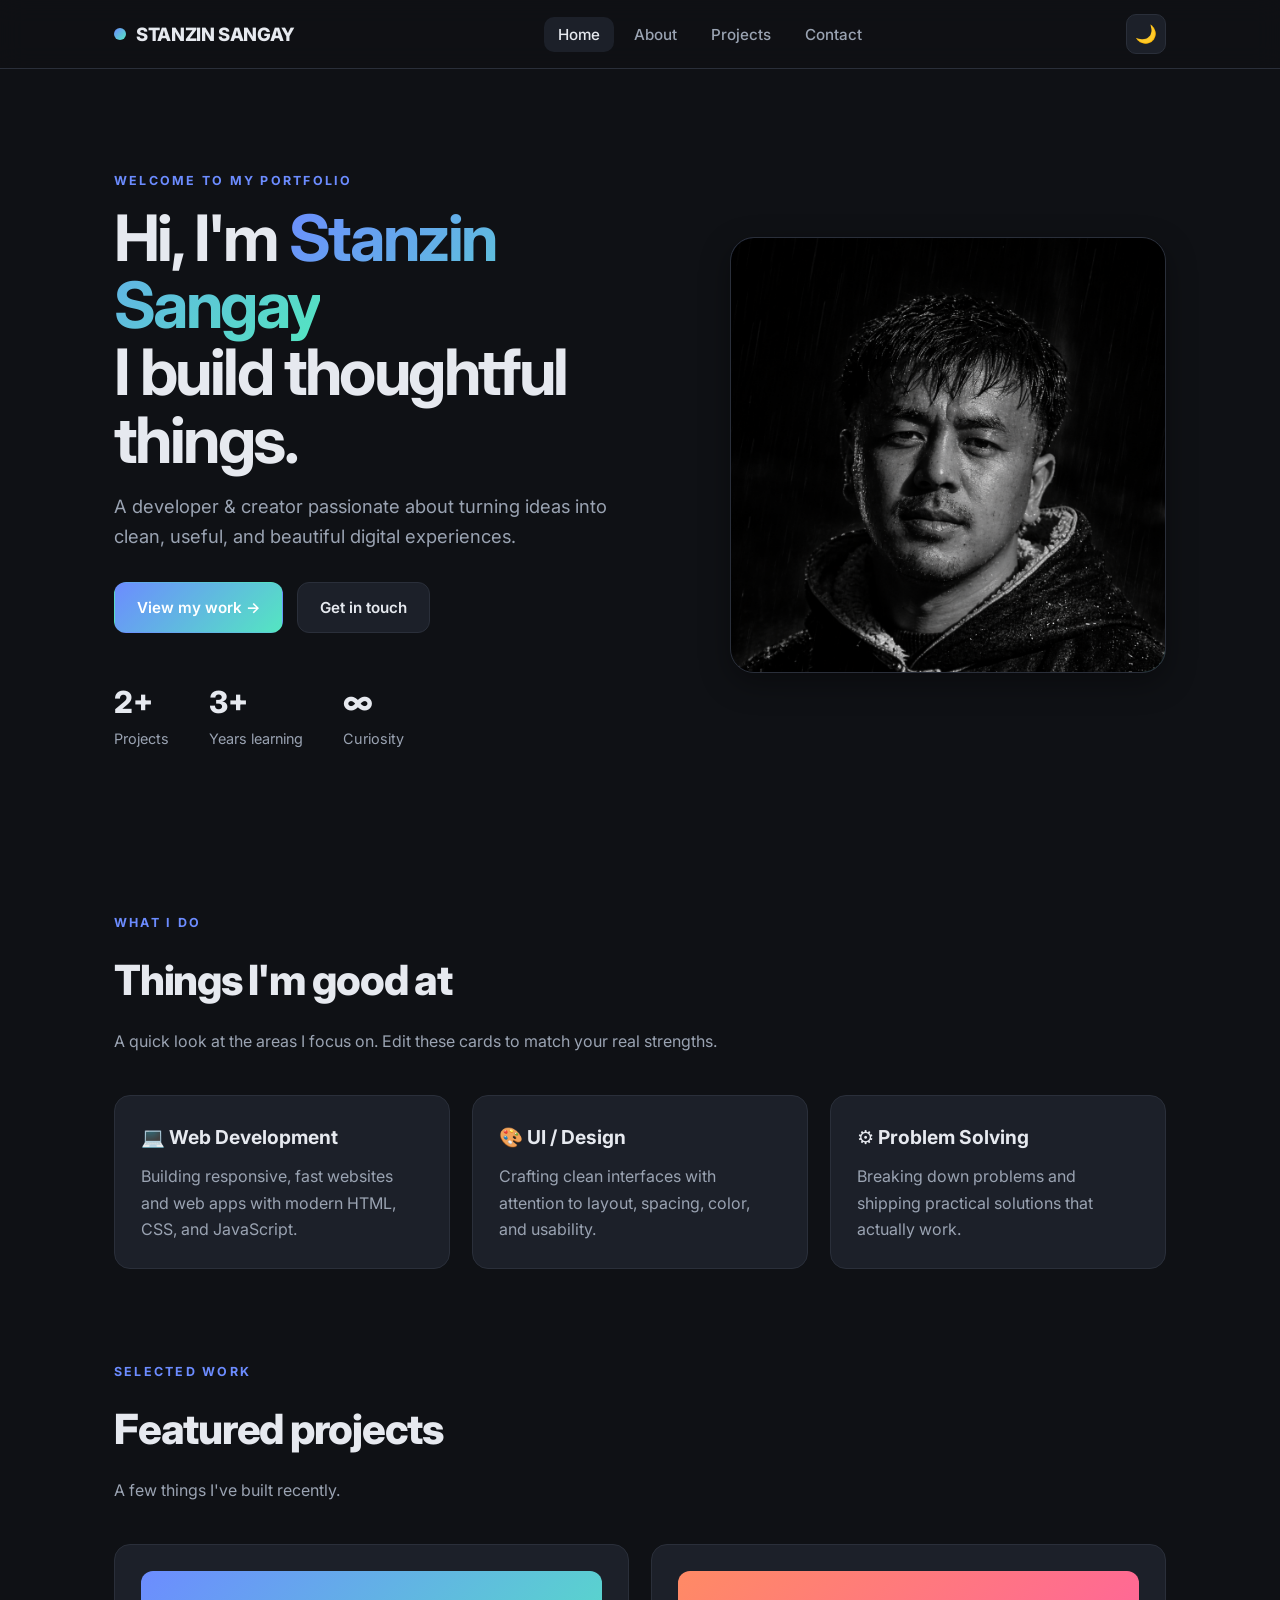
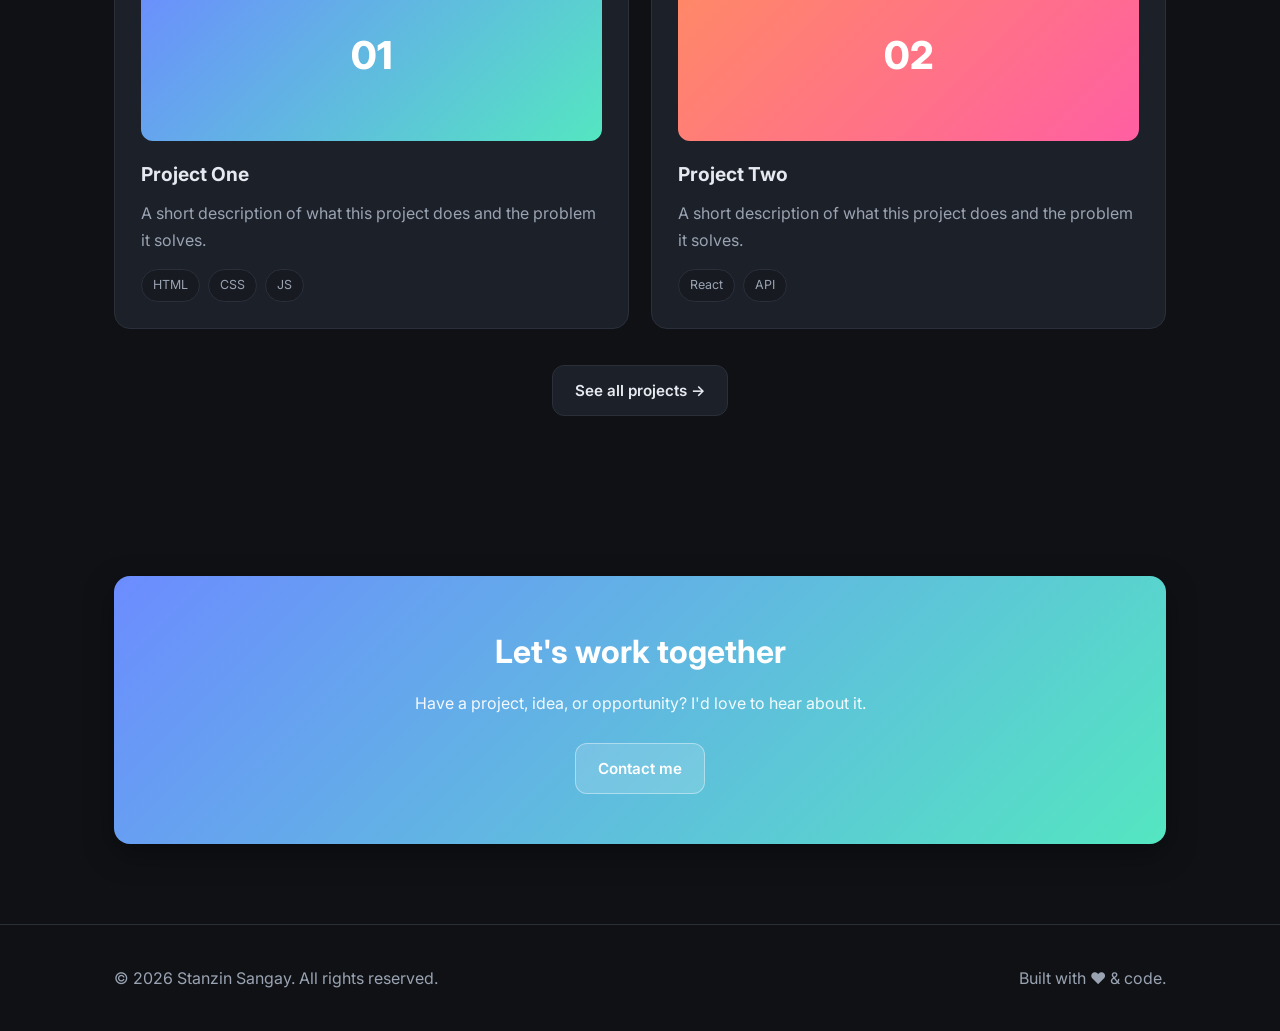
<file: index.html>
<!DOCTYPE html>
<html lang="en" data-theme="dark">
<head>
  <meta charset="UTF-8" />
  <meta name="viewport" content="width=device-width, initial-scale=1.0" />
  <title>Stanzin Sangay — Portfolio</title>
  <meta name="description" content="Portfolio of Stanzin Sangay — projects, skills, and work." />
  <link rel="preconnect" href="https://fonts.googleapis.com" />
  <link rel="preconnect" href="https://fonts.gstatic.com" crossorigin />
  <link href="https://fonts.googleapis.com/css2?family=Inter:wght@400;500;600;700;800&display=swap" rel="stylesheet" />
  <link rel="stylesheet" href="css/style.css" />
</head>
<body>
  <!-- Navbar -->
  <header class="nav">
    <div class="container nav-inner">
      <a href="index.html" class="brand"><span class="dot"></span> STANZIN SANGAY</a>
      <ul class="nav-links" id="navLinks">
        <li><a href="index.html">Home</a></li>
        <li><a href="about.html">About</a></li>
        <li><a href="projects.html">Projects</a></li>
        <li><a href="contact.html">Contact</a></li>
      </ul>
      <div class="nav-actions">
        <button class="theme-toggle" id="themeToggle" aria-label="Toggle theme">🌙</button>
        <button class="menu-btn" id="menuBtn" aria-label="Menu">☰</button>
      </div>
    </div>
  </header>

  <!-- Hero -->
  <section class="hero">
    <div class="container hero-grid">
      <div class="reveal">
        <p class="eyebrow">Welcome to my portfolio</p>
        <h1>Hi, I'm <span class="grad">Stanzin Sangay</span><br />I build thoughtful things.</h1>
        <p class="lead">A developer & creator passionate about turning ideas into clean, useful, and beautiful digital experiences.</p>
        <div class="hero-cta">
          <a href="projects.html" class="btn btn-primary">View my work →</a>
          <a href="contact.html" class="btn btn-ghost">Get in touch</a>
        </div>
        <div class="stats">
          <div class="stat"><div class="num">2+</div><div class="label">Projects</div></div>
          <div class="stat"><div class="num">3+</div><div class="label">Years learning</div></div>
          <div class="stat"><div class="num">∞</div><div class="label">Curiosity</div></div>
        </div>
      </div>
      <div class="reveal">
        <div class="avatar"><img src="assets/sangay.png" alt="Stanzin Sangay" /></div>
      </div>
    </div>
  </section>

  <!-- What I do -->
  <section>
    <div class="container">
      <p class="eyebrow reveal">What I do</p>
      <h2 class="section-title reveal">Things I'm good at</h2>
      <p class="section-sub reveal">A quick look at the areas I focus on. Edit these cards to match your real strengths.</p>
      <div class="grid grid-3">
        <div class="card reveal">
          <h3>💻 Web Development</h3>
          <p>Building responsive, fast websites and web apps with modern HTML, CSS, and JavaScript.</p>
        </div>
        <div class="card reveal">
          <h3>🎨 UI / Design</h3>
          <p>Crafting clean interfaces with attention to layout, spacing, color, and usability.</p>
        </div>
        <div class="card reveal">
          <h3>⚙️ Problem Solving</h3>
          <p>Breaking down problems and shipping practical solutions that actually work.</p>
        </div>
      </div>
    </div>
  </section>

  <!-- Featured projects -->
  <section style="padding-top:0;">
    <div class="container">
      <p class="eyebrow reveal">Selected work</p>
      <h2 class="section-title reveal">Featured projects</h2>
      <p class="section-sub reveal">A few things I've built recently.</p>
      <div class="grid grid-2">
        <article class="card reveal">
          <div class="project-thumb" style="background:linear-gradient(135deg,#6c8cff,#54e6c1);">01</div>
          <h3>Project One</h3>
          <p>A short description of what this project does and the problem it solves.</p>
          <div class="tags"><span class="tag">HTML</span><span class="tag">CSS</span><span class="tag">JS</span></div>
        </article>
        <article class="card reveal">
          <div class="project-thumb" style="background:linear-gradient(135deg,#ff8a65,#ff5fa2);">02</div>
          <h3>Project Two</h3>
          <p>A short description of what this project does and the problem it solves.</p>
          <div class="tags"><span class="tag">React</span><span class="tag">API</span></div>
        </article>
      </div>
      <div style="text-align:center;margin-top:36px;" class="reveal">
        <a href="projects.html" class="btn btn-ghost">See all projects →</a>
      </div>
    </div>
  </section>

  <!-- CTA -->
  <section>
    <div class="container">
      <div class="cta-band reveal">
        <h2>Let's work together</h2>
        <p>Have a project, idea, or opportunity? I'd love to hear about it.</p>
        <a href="contact.html" class="btn btn-ghost">Contact me</a>
      </div>
    </div>
  </section>

  <!-- Footer -->
  <footer class="footer">
    <div class="container footer-inner">
      <span>© <span id="year">2026</span> Stanzin Sangay. All rights reserved.</span>
      <span>Built with ❤️ &amp; code.</span>
    </div>
  </footer>

  <script src="js/main.js"></script>
</body>
</html>
</file>
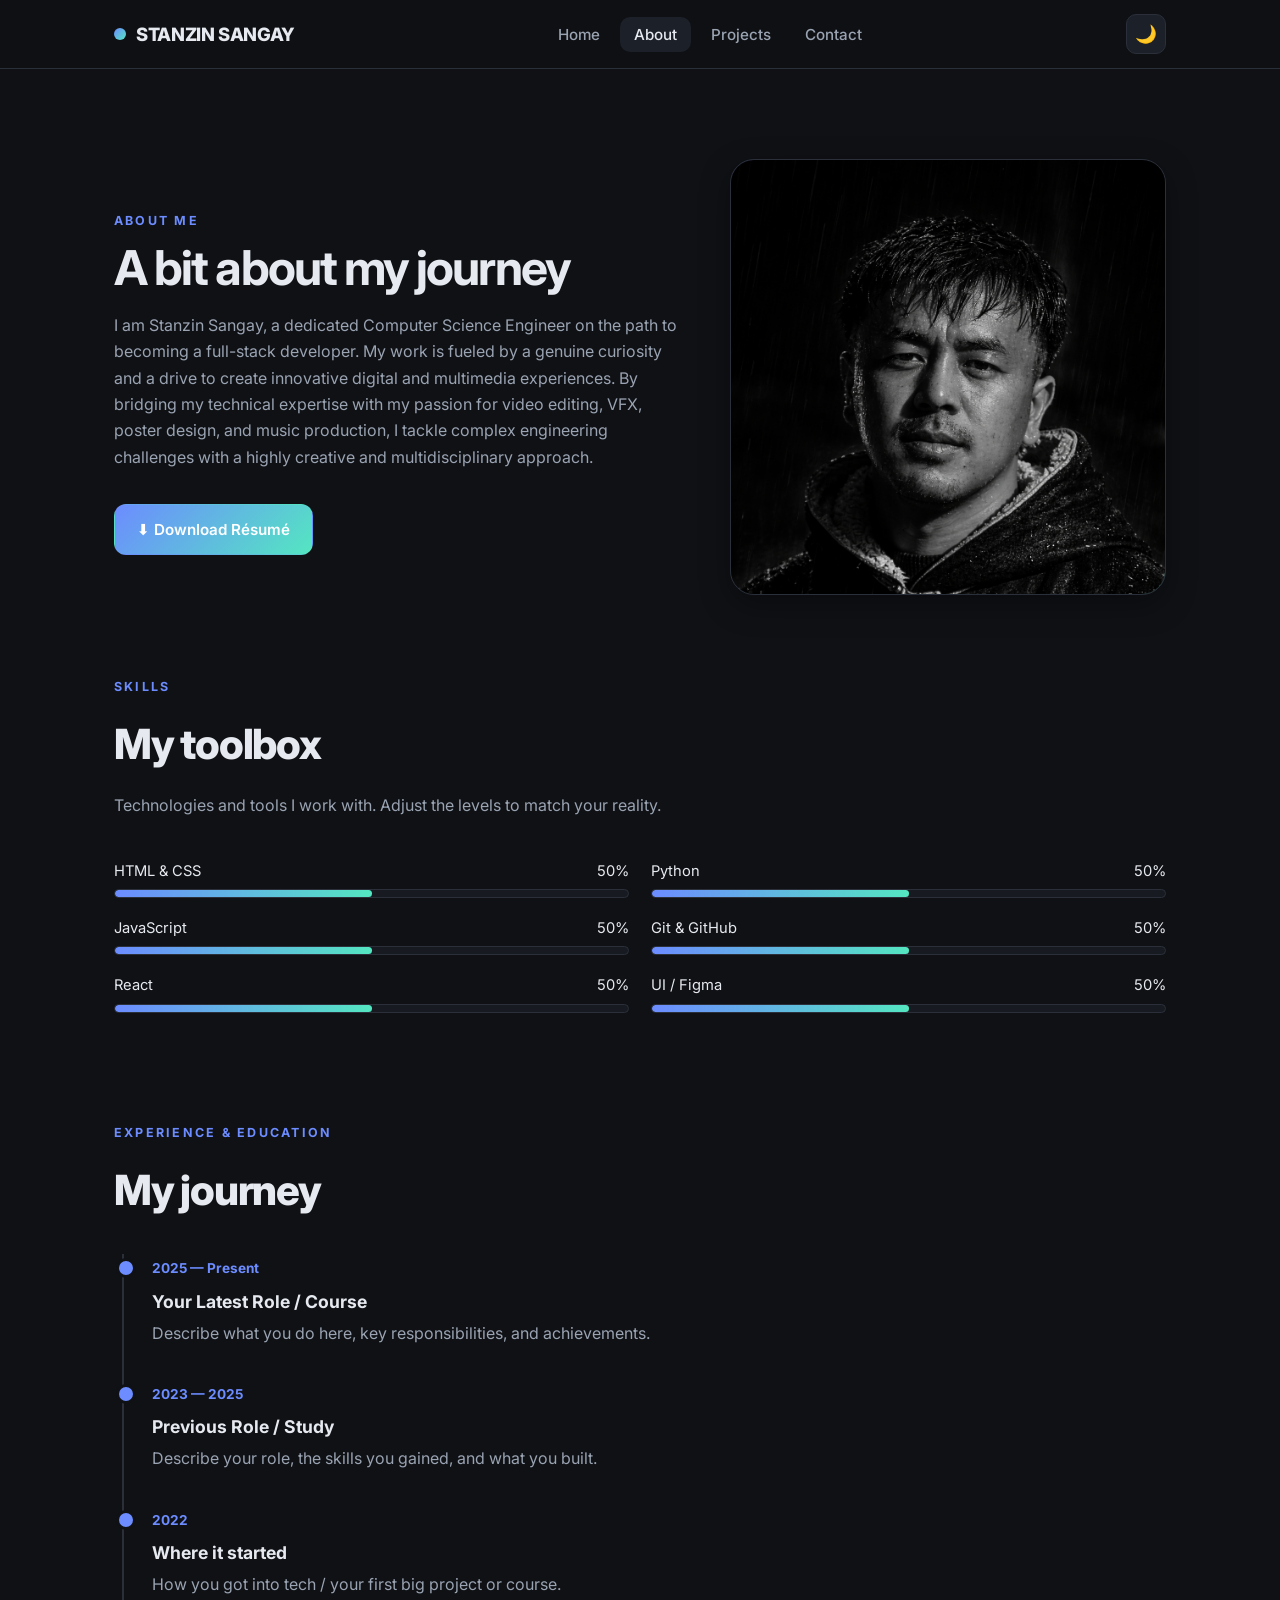
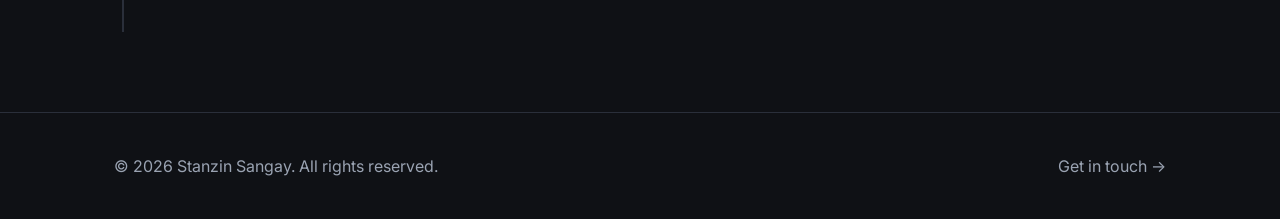
<file: about.html>
<!DOCTYPE html>
<html lang="en" data-theme="dark">
<head>
  <meta charset="UTF-8" />
  <meta name="viewport" content="width=device-width, initial-scale=1.0" />
  <title>About — Stanzin Sangay</title>
  <meta name="description" content="About Stanzin Sangay — background, skills, and experience." />
  <link rel="preconnect" href="https://fonts.googleapis.com" />
  <link rel="preconnect" href="https://fonts.gstatic.com" crossorigin />
  <link href="https://fonts.googleapis.com/css2?family=Inter:wght@400;500;600;700;800&display=swap" rel="stylesheet" />
  <link rel="stylesheet" href="css/style.css" />
</head>
<body>
  <header class="nav">
    <div class="container nav-inner">
      <a href="index.html" class="brand"><span class="dot"></span> STANZIN SANGAY</a>
      <ul class="nav-links" id="navLinks">
        <li><a href="index.html">Home</a></li>
        <li><a href="about.html">About</a></li>
        <li><a href="projects.html">Projects</a></li>
        <li><a href="contact.html">Contact</a></li>
      </ul>
      <div class="nav-actions">
        <button class="theme-toggle" id="themeToggle" aria-label="Toggle theme">🌙</button>
        <button class="menu-btn" id="menuBtn" aria-label="Menu">☰</button>
      </div>
    </div>
  </header>

  <!-- Intro -->
  <section class="hero" style="padding-bottom:40px;">
    <div class="container hero-grid">
      <div class="reveal">
        <p class="eyebrow">About me</p>
        <h1 style="font-size:clamp(2rem,5vw,3rem);">A bit about my journey</h1>
        <!-- <p class="lead">I'm Stanzin Sangay — a developer and lifelong learner. I enjoy building products that are simple to use and pleasant to lo.ok at. When I'm not coding, I'm exploring new tools, ideas, and the outdoors</p> -->
        <p style="color:var(--text-dim);">I am Stanzin Sangay, a dedicated Computer Science Engineer on the path to becoming a full-stack developer. My work is fueled by a genuine curiosity and a drive to create innovative digital and multimedia experiences. By bridging my technical expertise with my passion for video editing, VFX, poster design, and music production, I tackle complex engineering challenges with a highly creative and multidisciplinary approach.</p>
        <a href="assets/mine%20resume.pdf" class="btn btn-primary" style="margin-top:18px;">⬇ Download Résumé</a>
      </div>
      <div class="reveal"><div class="avatar"><img src="assets/sangay.png" alt="Stanzin Sangay" /></div></div>
    </div>
  </section>

  <!-- Skills -->
  <section style="padding-top:30px;">
    <div class="container">
      <p class="eyebrow reveal">Skills</p>
      <h2 class="section-title reveal">My toolbox</h2>
      <p class="section-sub reveal">Technologies and tools I work with. Adjust the levels to match your reality.</p>
      <div class="grid grid-2">
        <div class="reveal">
          <div class="skill-bar"><div class="top"><span>HTML &amp; CSS</span><span>50%</span></div><div class="skill-track"><div class="skill-fill" data-level="50"></div></div></div>
          <div class="skill-bar"><div class="top"><span>JavaScript</span><span>50%</span></div><div class="skill-track"><div class="skill-fill" data-level="50"></div></div></div>
          <div class="skill-bar"><div class="top"><span>React</span><span>50%</span></div><div class="skill-track"><div class="skill-fill" data-level="50"></div></div></div>
        </div>
        <div class="reveal">
          <div class="skill-bar"><div class="top"><span>Python</span><span>50%</span></div><div class="skill-track"><div class="skill-fill" data-level="50"></div></div></div>
          <div class="skill-bar"><div class="top"><span>Git &amp; GitHub</span><span>50%</span></div><div class="skill-track"><div class="skill-fill" data-level="50"></div></div></div>
          <div class="skill-bar"><div class="top"><span>UI / Figma</span><span>50%</span></div><div class="skill-track"><div class="skill-fill" data-level="50"></div></div></div>
        </div>
      </div>
    </div>
  </section>

  <!-- Experience timeline -->
  <section style="padding-top:0;">
    <div class="container">
      <p class="eyebrow reveal">Experience &amp; education</p>
      <h2 class="section-title reveal">My journey</h2>
      <div class="timeline reveal" style="margin-top:30px;">
        <div class="timeline-item">
          <span class="when">2025 — Present</span>
          <h4>Your Latest Role / Course</h4>
          <p>Describe what you do here, key responsibilities, and achievements.</p>
        </div>
        <div class="timeline-item">
          <span class="when">2023 — 2025</span>
          <h4>Previous Role / Study</h4>
          <p>Describe your role, the skills you gained, and what you built.</p>
        </div>
        <div class="timeline-item">
          <span class="when">2022</span>
          <h4>Where it started</h4>
          <p>How you got into tech / your first big project or course.</p>
        </div>
      </div>
    </div>
  </section>

  <footer class="footer">
    <div class="container footer-inner">
      <span>© <span id="year">2026</span> Stanzin Sangay. All rights reserved.</span>
      <span><a href="contact.html">Get in touch →</a></span>
    </div>
  </footer>

  <script src="js/main.js"></script>
</body>
</html>
</file>
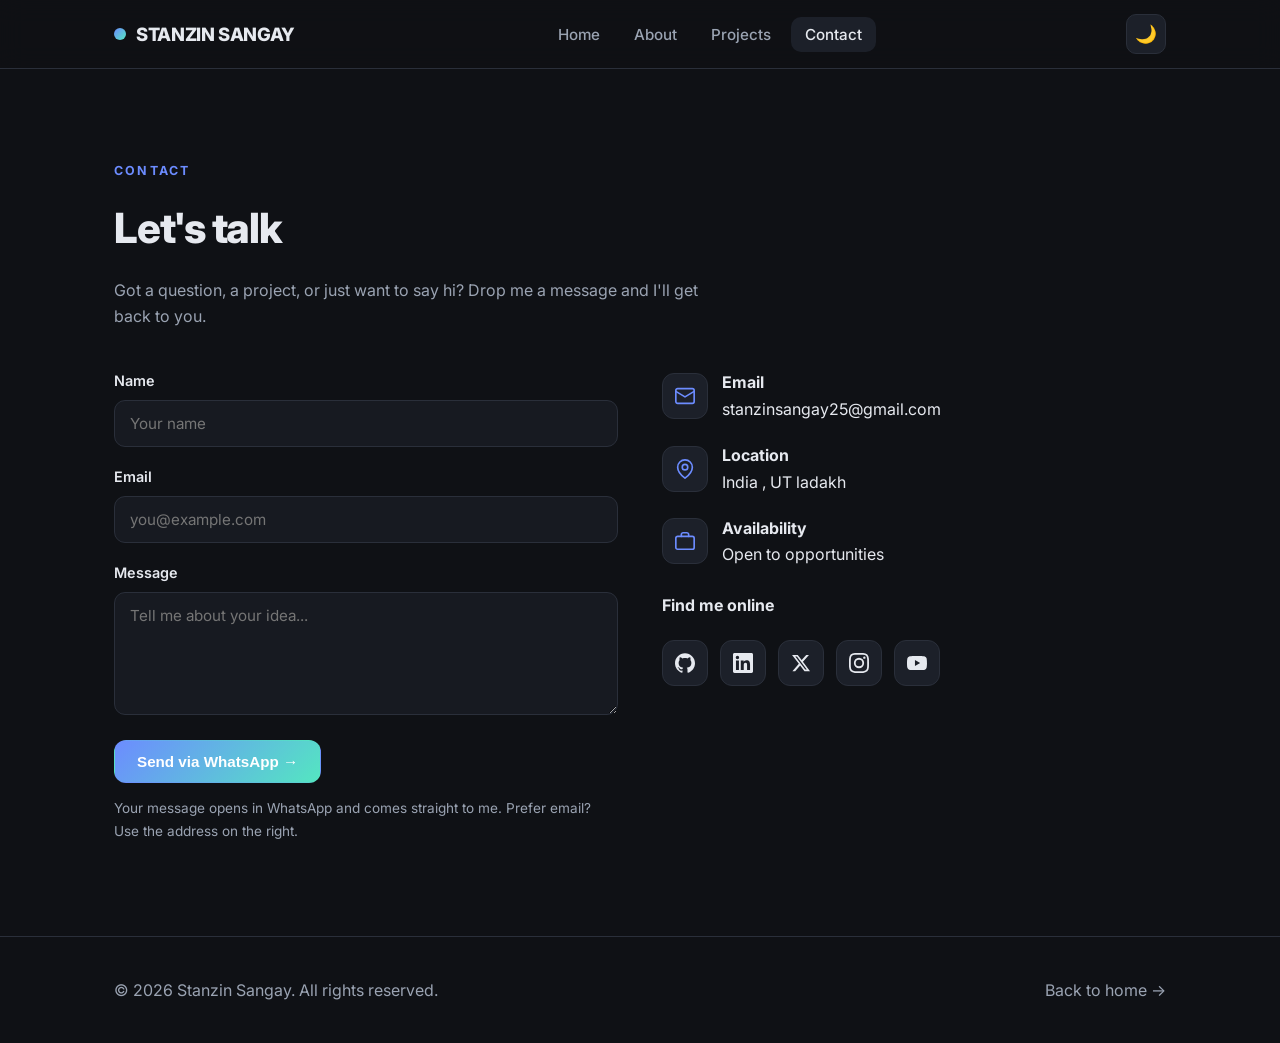
<file: contact.html>
<!DOCTYPE html>
<html lang="en" data-theme="dark">
<head>
  <meta charset="UTF-8" />
  <meta name="viewport" content="width=device-width, initial-scale=1.0" />
  <title>Contact — Stanzin Sangay</title>
  <meta name="description" content="Get in touch with Stanzin Sangay." />
  <link rel="preconnect" href="https://fonts.googleapis.com" />
  <link rel="preconnect" href="https://fonts.gstatic.com" crossorigin />
  <link href="https://fonts.googleapis.com/css2?family=Inter:wght@400;500;600;700;800&display=swap" rel="stylesheet" />
  <link rel="stylesheet" href="css/style.css" />
</head>
<body>
  <header class="nav">
    <div class="container nav-inner">
      <a href="index.html" class="brand"><span class="dot"></span> STANZIN SANGAY</a>
      <ul class="nav-links" id="navLinks">
        <li><a href="index.html">Home</a></li>
        <li><a href="about.html">About</a></li>
        <li><a href="projects.html">Projects</a></li>
        <li><a href="contact.html">Contact</a></li>
      </ul>
      <div class="nav-actions">
        <button class="theme-toggle" id="themeToggle" aria-label="Toggle theme">🌙</button>
        <button class="menu-btn" id="menuBtn" aria-label="Menu">☰</button>
      </div>
    </div>
  </header>

  <section>
    <div class="container">
      <p class="eyebrow reveal">Contact</p>
      <h2 class="section-title reveal">Let's talk</h2>
      <p class="section-sub reveal">Got a question, a project, or just want to say hi? Drop me a message and I'll get back to you.</p>

      <div class="contact-grid">
        <!-- Form -->
        <form id="contactForm" class="reveal" novalidate>
          <div class="field">
            <label for="name">Name</label>
            <input type="text" id="name" name="name" placeholder="Your name" required />
          </div>
          <div class="field">
            <label for="email">Email</label>
            <input type="email" id="email" name="email" placeholder="you@example.com" required />
          </div>
          <div class="field">
            <label for="message">Message</label>
            <textarea id="message" name="message" rows="5" placeholder="Tell me about your idea..." required></textarea>
          </div>
          <button type="submit" class="btn btn-primary">Send via WhatsApp →</button>
          <p class="form-note" id="formNote">Your message opens in WhatsApp and comes straight to me. Prefer email? Use the address on the right.</p>
        </form>

        <!-- Info -->
        <div class="reveal">
          <ul class="contact-list">
            <li>
              <span class="ico">
                <svg viewBox="0 0 24 24" fill="none" stroke="currentColor" stroke-width="1.8" stroke-linecap="round" stroke-linejoin="round" aria-hidden="true"><rect x="2" y="4" width="20" height="16" rx="2"/><path d="m2 7 10 6 10-6"/></svg>
              </span>
              <div><strong>Email</strong><br /><a href="mailto:stanzinsangay25@gmail.com">stanzinsangay25@gmail.com</a></div>
            </li>
            <li>
              <span class="ico">
                <svg viewBox="0 0 24 24" fill="none" stroke="currentColor" stroke-width="1.8" stroke-linecap="round" stroke-linejoin="round" aria-hidden="true"><path d="M20 10c0 6-8 12-8 12s-8-6-8-12a8 8 0 0 1 16 0Z"/><circle cx="12" cy="10" r="3"/></svg>
              </span>
              <div><strong>Location</strong><br />India , UT ladakh </div>
            </li>
            <li>
              <span class="ico">
                <svg viewBox="0 0 24 24" fill="none" stroke="currentColor" stroke-width="1.8" stroke-linecap="round" stroke-linejoin="round" aria-hidden="true"><rect x="2" y="7" width="20" height="14" rx="2"/><path d="M16 7V5a2 2 0 0 0-2-2h-4a2 2 0 0 0-2 2v2"/></svg>
              </span>
              <div><strong>Availability</strong><br />Open to opportunities</div>
            </li>
          </ul>

          <h4 style="margin:24px 0 4px;">Find me online</h4>
          <div class="socials">
            <a href="#" title="GitHub" aria-label="GitHub">
              <svg viewBox="0 0 24 24" fill="currentColor" aria-hidden="true"><path d="M12 .297c-6.63 0-12 5.373-12 12 0 5.303 3.438 9.8 8.205 11.385.6.113.82-.258.82-.577 0-.285-.01-1.04-.015-2.04-3.338.724-4.042-1.61-4.042-1.61C4.422 18.07 3.633 17.7 3.633 17.7c-1.087-.744.084-.729.084-.729 1.205.084 1.838 1.236 1.838 1.236 1.07 1.835 2.809 1.305 3.495.998.108-.776.417-1.305.76-1.605-2.665-.305-5.467-1.334-5.467-5.931 0-1.311.469-2.381 1.236-3.221-.124-.303-.535-1.524.117-3.176 0 0 1.008-.322 3.301 1.23.957-.266 1.983-.399 3.003-.404 1.02.005 2.047.138 3.006.404 2.291-1.552 3.297-1.23 3.297-1.23.653 1.653.242 2.874.118 3.176.77.84 1.235 1.911 1.235 3.221 0 4.609-2.807 5.624-5.479 5.921.43.372.823 1.102.823 2.222 0 1.606-.014 2.898-.014 3.293 0 .322.216.694.825.576C20.565 22.092 24 17.592 24 12.297c0-6.627-5.373-12-12-12"/></svg>
            </a>
            <a href="https://www.linkedin.com/in/stanzin-sangay-a29b74231/" target="_blank" rel="noopener noreferrer" title="LinkedIn" aria-label="LinkedIn">
              <svg viewBox="0 0 24 24" fill="currentColor" aria-hidden="true"><path d="M20.447 20.452h-3.554v-5.569c0-1.328-.027-3.037-1.852-3.037-1.853 0-2.136 1.445-2.136 2.939v5.667H9.351V9h3.414v1.561h.046c.477-.9 1.637-1.85 3.37-1.85 3.601 0 4.267 2.37 4.267 5.455v6.286zM5.337 7.433a2.062 2.062 0 01-2.063-2.065 2.064 2.064 0 112.063 2.065zm1.782 13.019H3.555V9h3.564v11.452zM22.225 0H1.771C.792 0 0 .774 0 1.729v20.542C0 23.227.792 24 1.771 24h20.451C23.2 24 24 23.227 24 22.271V1.729C24 .774 23.2 0 22.225 0z"/></svg>
            </a>
            <a href="https://x.com/stanzinsangay" target="_blank" rel="noopener noreferrer" title="Twitter / X" aria-label="Twitter / X">
              <svg viewBox="0 0 24 24" fill="currentColor" aria-hidden="true"><path d="M18.244 2.25h3.308l-7.227 8.26 8.502 11.24H16.17l-5.214-6.817L4.99 21.75H1.68l7.73-8.835L1.254 2.25H8.08l4.713 6.231zm-1.161 17.52h1.833L7.084 4.126H5.117z"/></svg>
            </a>
            <a href="https://www.instagram.com/tenzinsangay10/?hl=en" target="_blank" rel="noopener noreferrer" title="Instagram" aria-label="Instagram">
              <svg viewBox="0 0 24 24" fill="currentColor" aria-hidden="true"><path d="M12 2.163c3.204 0 3.584.012 4.85.07 3.252.148 4.771 1.691 4.919 4.919.058 1.265.069 1.645.069 4.849 0 3.205-.012 3.584-.069 4.849-.149 3.225-1.664 4.771-4.919 4.919-1.266.058-1.644.07-4.85.07-3.204 0-3.584-.012-4.849-.07-3.26-.149-4.771-1.699-4.919-4.92-.058-1.265-.07-1.644-.07-4.849 0-3.204.013-3.583.07-4.849.149-3.227 1.664-4.771 4.919-4.919 1.266-.057 1.645-.069 4.849-.069zm0-2.163C8.741 0 8.333.014 7.053.072 2.695.272.273 2.69.073 7.052.014 8.333 0 8.741 0 12c0 3.259.014 3.668.072 4.948.2 4.358 2.618 6.78 6.98 6.98C8.333 23.986 8.741 24 12 24c3.259 0 3.668-.014 4.948-.072 4.354-.2 6.782-2.618 6.979-6.98.059-1.28.073-1.689.073-4.948 0-3.259-.014-3.667-.072-4.947-.196-4.354-2.617-6.78-6.979-6.98C15.668.014 15.259 0 12 0zm0 5.838a6.162 6.162 0 100 12.324 6.162 6.162 0 000-12.324zM12 16a4 4 0 110-8 4 4 0 010 8zm6.406-11.845a1.44 1.44 0 100 2.881 1.44 1.44 0 000-2.881z"/></svg>
            </a>
            <a href="https://www.youtube.com/@stanzinsangay143" target="_blank" rel="noopener noreferrer" title="YouTube" aria-label="YouTube">
              <svg viewBox="0 0 24 24" fill="currentColor" aria-hidden="true"><path d="M23.498 6.186a3.016 3.016 0 0 0-2.122-2.136C19.505 3.545 12 3.545 12 3.545s-7.505 0-9.377.505A3.017 3.017 0 0 0 .502 6.186C0 8.07 0 12 0 12s0 3.93.502 5.814a3.016 3.016 0 0 0 2.122 2.136c1.871.505 9.376.505 9.376.505s7.505 0 9.377-.505a3.015 3.015 0 0 0 2.122-2.136C24 15.93 24 12 24 12s0-3.93-.502-5.814zM9.545 15.568V8.432L15.818 12l-6.273 3.568z"/></svg>
            </a>
          </div>
        </div>
      </div>
    </div>
  </section>

  <footer class="footer">
    <div class="container footer-inner">
      <span>© <span id="year">2026</span> Stanzin Sangay. All rights reserved.</span>
      <span><a href="index.html">Back to home →</a></span>
    </div>
  </footer>

  <script src="js/main.js"></script>
</body>
</html>
</file>
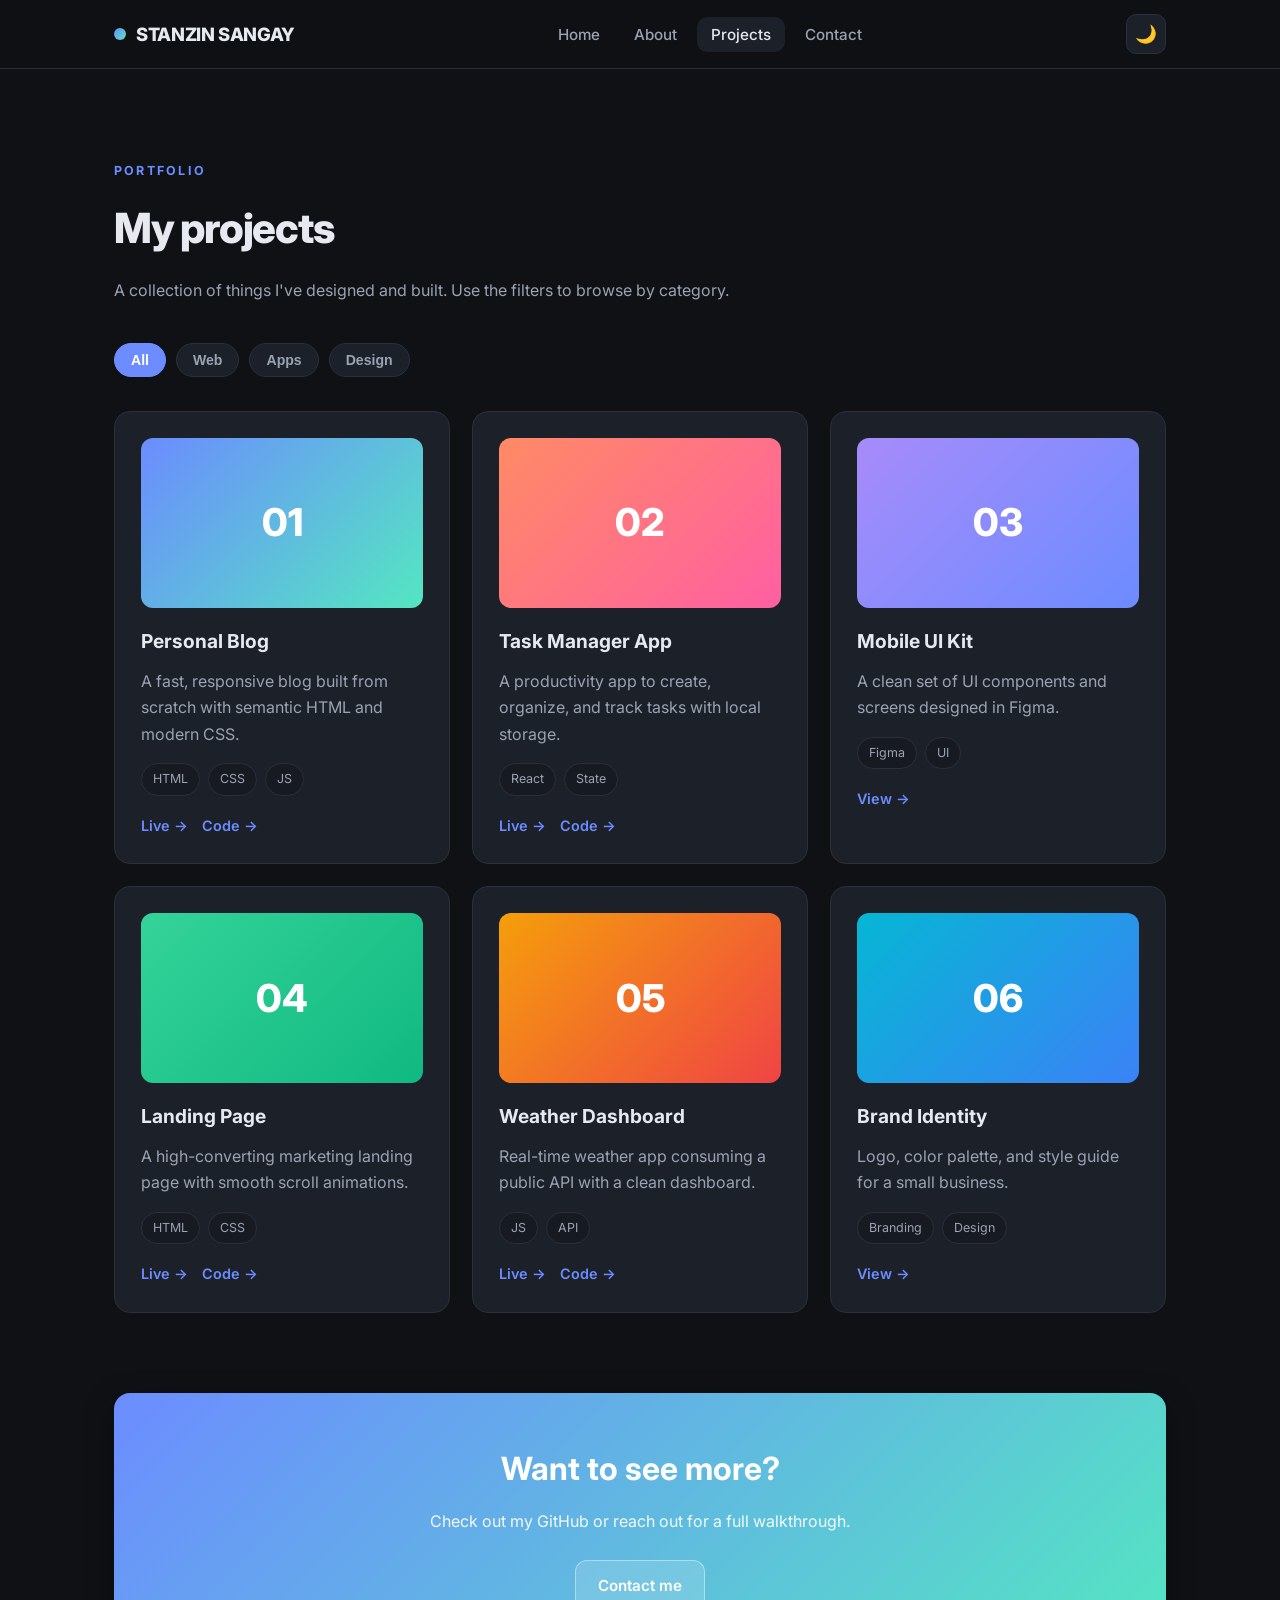
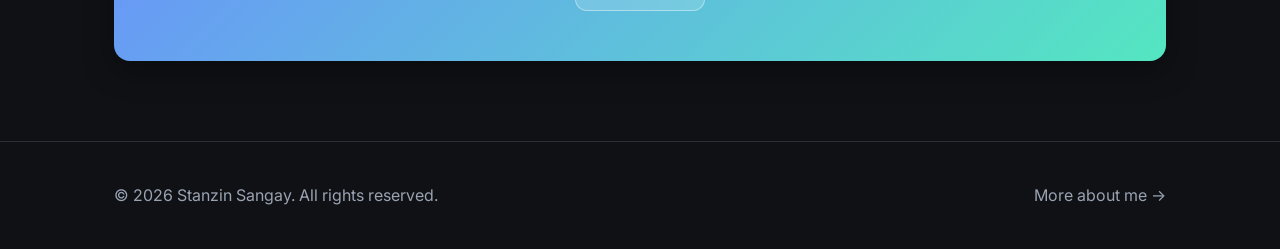
<file: projects.html>
<!DOCTYPE html>
<html lang="en" data-theme="dark">
<head>
  <meta charset="UTF-8" />
  <meta name="viewport" content="width=device-width, initial-scale=1.0" />
  <title>Projects — Stanzin Sangay</title>
  <meta name="description" content="Projects by Stanzin Sangay." />
  <link rel="preconnect" href="https://fonts.googleapis.com" />
  <link rel="preconnect" href="https://fonts.gstatic.com" crossorigin />
  <link href="https://fonts.googleapis.com/css2?family=Inter:wght@400;500;600;700;800&display=swap" rel="stylesheet" />
  <link rel="stylesheet" href="css/style.css" />
</head>
<body>
  <header class="nav">
    <div class="container nav-inner">
      <a href="index.html" class="brand"><span class="dot"></span> STANZIN SANGAY</a>
      <ul class="nav-links" id="navLinks">
        <li><a href="index.html">Home</a></li>
        <li><a href="about.html">About</a></li>
        <li><a href="projects.html">Projects</a></li>
        <li><a href="contact.html">Contact</a></li>
      </ul>
      <div class="nav-actions">
        <button class="theme-toggle" id="themeToggle" aria-label="Toggle theme">🌙</button>
        <button class="menu-btn" id="menuBtn" aria-label="Menu">☰</button>
      </div>
    </div>
  </header>

  <section>
    <div class="container">
      <p class="eyebrow reveal">Portfolio</p>
      <h2 class="section-title reveal">My projects</h2>
      <p class="section-sub reveal">A collection of things I've designed and built. Use the filters to browse by category.</p>

      <!-- Filters -->
      <div class="filters reveal">
        <button class="filter-btn active" data-filter="all">All</button>
        <button class="filter-btn" data-filter="web">Web</button>
        <button class="filter-btn" data-filter="app">Apps</button>
        <button class="filter-btn" data-filter="design">Design</button>
      </div>

      <!-- Project grid -->
      <div class="grid grid-3">
        <article class="card reveal" data-category="web">
          <div class="project-thumb" style="background:linear-gradient(135deg,#6c8cff,#54e6c1);">01</div>
          <h3>Personal Blog</h3>
          <p>A fast, responsive blog built from scratch with semantic HTML and modern CSS.</p>
          <div class="tags"><span class="tag">HTML</span><span class="tag">CSS</span><span class="tag">JS</span></div>
          <div class="project-links"><a href="#">Live →</a><a href="#">Code →</a></div>
        </article>

        <article class="card reveal" data-category="app">
          <div class="project-thumb" style="background:linear-gradient(135deg,#ff8a65,#ff5fa2);">02</div>
          <h3>Task Manager App</h3>
          <p>A productivity app to create, organize, and track tasks with local storage.</p>
          <div class="tags"><span class="tag">React</span><span class="tag">State</span></div>
          <div class="project-links"><a href="#">Live →</a><a href="#">Code →</a></div>
        </article>

        <article class="card reveal" data-category="design">
          <div class="project-thumb" style="background:linear-gradient(135deg,#a78bfa,#6c8cff);">03</div>
          <h3>Mobile UI Kit</h3>
          <p>A clean set of UI components and screens designed in Figma.</p>
          <div class="tags"><span class="tag">Figma</span><span class="tag">UI</span></div>
          <div class="project-links"><a href="#">View →</a></div>
        </article>

        <article class="card reveal" data-category="web">
          <div class="project-thumb" style="background:linear-gradient(135deg,#34d399,#10b981);">04</div>
          <h3>Landing Page</h3>
          <p>A high-converting marketing landing page with smooth scroll animations.</p>
          <div class="tags"><span class="tag">HTML</span><span class="tag">CSS</span></div>
          <div class="project-links"><a href="#">Live →</a><a href="#">Code →</a></div>
        </article>

        <article class="card reveal" data-category="app">
          <div class="project-thumb" style="background:linear-gradient(135deg,#f59e0b,#ef4444);">05</div>
          <h3>Weather Dashboard</h3>
          <p>Real-time weather app consuming a public API with a clean dashboard.</p>
          <div class="tags"><span class="tag">JS</span><span class="tag">API</span></div>
          <div class="project-links"><a href="#">Live →</a><a href="#">Code →</a></div>
        </article>

        <article class="card reveal" data-category="design">
          <div class="project-thumb" style="background:linear-gradient(135deg,#06b6d4,#3b82f6);">06</div>
          <h3>Brand Identity</h3>
          <p>Logo, color palette, and style guide for a small business.</p>
          <div class="tags"><span class="tag">Branding</span><span class="tag">Design</span></div>
          <div class="project-links"><a href="#">View →</a></div>
        </article>
      </div>
    </div>
  </section>

  <section style="padding-top:0;">
    <div class="container">
      <div class="cta-band reveal">
        <h2>Want to see more?</h2>
        <p>Check out my GitHub or reach out for a full walkthrough.</p>
        <a href="contact.html" class="btn btn-ghost">Contact me</a>
      </div>
    </div>
  </section>

  <footer class="footer">
    <div class="container footer-inner">
      <span>© <span id="year">2026</span> Stanzin Sangay. All rights reserved.</span>
      <span><a href="about.html">More about me →</a></span>
    </div>
  </footer>

  <script src="js/main.js"></script>
</body>
</html>
</file>
<file: css/style.css>
/* ===== Stanzin Sangay — Portfolio styles ===== */

:root {
  --bg: #0f1115;
  --bg-soft: #171a21;
  --card: #1c2029;
  --border: #2a2f3a;
  --text: #e6e9ef;
  --text-dim: #9aa3b2;
  --accent: #6c8cff;
  --accent-2: #54e6c1;
  --shadow: 0 10px 30px rgba(0, 0, 0, 0.35);
  --radius: 16px;
  --maxw: 1100px;
  --font: "Inter", system-ui, -apple-system, "Segoe UI", Roboto, sans-serif;
}

:root[data-theme="light"] {
  --bg: #dfe4ed;
  --bg-soft: #eef1f7;
  --card: #f3f5fa;
  --border: #cfd6e3;
  --text: #1b2230;
  --text-dim: #5a647a;
  --accent: #3b5bff;
  --accent-2: #0bb89a;
  --shadow: 0 10px 30px rgba(20, 30, 60, 0.12);
}

* { box-sizing: border-box; }

html { scroll-behavior: smooth; }

body {
  margin: 0;
  font-family: var(--font);
  background: var(--bg);
  color: var(--text);
  line-height: 1.65;
  -webkit-font-smoothing: antialiased;
  transition: background 0.3s ease, color 0.3s ease;
}

a { color: inherit; text-decoration: none; }

img { max-width: 100%; display: block; }

.container {
  width: 100%;
  max-width: var(--maxw);
  margin: 0 auto;
  padding: 0 24px;
}

/* ===== Navbar ===== */
.nav {
  position: sticky;
  top: 0;
  z-index: 50;
  backdrop-filter: blur(12px);
  background: color-mix(in srgb, var(--bg) 80%, transparent);
  border-bottom: 1px solid var(--border);
}

.nav-inner {
  display: flex;
  align-items: center;
  justify-content: space-between;
  height: 68px;
}

.brand {
  font-weight: 800;
  font-size: 1.15rem;
  letter-spacing: -0.02em;
  display: flex;
  align-items: center;
  gap: 10px;
}

.brand .dot {
  width: 12px; height: 12px;
  border-radius: 50%;
  background: linear-gradient(135deg, var(--accent), var(--accent-2));
}

.nav-links {
  display: flex;
  align-items: center;
  gap: 6px;
  list-style: none;
  margin: 0;
  padding: 0;
}

.nav-links a {
  padding: 8px 14px;
  border-radius: 10px;
  color: var(--text-dim);
  font-weight: 500;
  font-size: 0.95rem;
  transition: color 0.2s, background 0.2s;
}

.nav-links a:hover { color: var(--text); background: var(--bg-soft); }
.nav-links a.active { color: var(--text); background: var(--card); }

.nav-actions { display: flex; align-items: center; gap: 10px; }

.theme-toggle, .menu-btn {
  background: var(--card);
  border: 1px solid var(--border);
  color: var(--text);
  width: 40px; height: 40px;
  border-radius: 10px;
  cursor: pointer;
  font-size: 1.1rem;
  display: grid;
  place-items: center;
  transition: transform 0.15s, border-color 0.2s;
}
.theme-toggle:hover { transform: translateY(-2px); border-color: var(--accent); }
.menu-btn { display: none; }

/* ===== Buttons ===== */
.btn {
  display: inline-flex;
  align-items: center;
  gap: 8px;
  padding: 12px 22px;
  border-radius: 12px;
  font-weight: 600;
  font-size: 0.95rem;
  cursor: pointer;
  border: 1px solid transparent;
  transition: transform 0.15s, box-shadow 0.2s, background 0.2s;
}
.btn-primary {
  background: linear-gradient(135deg, var(--accent), var(--accent-2));
  color: #fff;
}
.btn-primary:hover { transform: translateY(-2px); box-shadow: var(--shadow); }
.btn-ghost {
  background: var(--card);
  border-color: var(--border);
  color: var(--text);
}
.btn-ghost:hover { border-color: var(--accent); transform: translateY(-2px); }

/* ===== Sections ===== */
section { padding: 80px 0; }

.eyebrow {
  text-transform: uppercase;
  letter-spacing: 0.18em;
  font-size: 0.78rem;
  font-weight: 700;
  color: var(--accent);
  margin-bottom: 12px;
}

.section-title {
  font-size: clamp(1.8rem, 4vw, 2.6rem);
  font-weight: 800;
  letter-spacing: -0.03em;
  margin: 0 0 14px;
}

.section-sub { color: var(--text-dim); max-width: 620px; margin: 0 0 40px; }

/* ===== Hero ===== */
.hero { padding: 90px 0 70px; }
.hero-grid {
  display: grid;
  grid-template-columns: 1.3fr 1fr;
  gap: 50px;
  align-items: center;
}
.hero h1 {
  font-size: clamp(2.4rem, 6vw, 4rem);
  line-height: 1.05;
  letter-spacing: -0.04em;
  margin: 0 0 18px;
}
.hero h1 .grad {
  background: linear-gradient(135deg, var(--accent), var(--accent-2));
  -webkit-background-clip: text;
  background-clip: text;
  color: transparent;
}
.hero p.lead { font-size: 1.15rem; color: var(--text-dim); margin: 0 0 30px; max-width: 520px; }
.hero-cta { display: flex; gap: 14px; flex-wrap: wrap; }

.avatar {
  width: 100%;
  aspect-ratio: 1;
  border-radius: 24px;
  background:
    radial-gradient(circle at 30% 25%, color-mix(in srgb, var(--accent) 55%, transparent), transparent 60%),
    radial-gradient(circle at 75% 80%, color-mix(in srgb, var(--accent-2) 55%, transparent), transparent 60%),
    var(--card);
  border: 1px solid var(--border);
  display: grid;
  place-items: center;
  font-size: clamp(3rem, 9vw, 6rem);
  font-weight: 800;
  box-shadow: var(--shadow);
  overflow: hidden;
}
.avatar img {
  width: 100%;
  height: 100%;
  object-fit: cover;
}

/* ===== Stats ===== */
.stats { display: flex; gap: 40px; margin-top: 44px; flex-wrap: wrap; }
.stat .num { font-size: 1.9rem; font-weight: 800; }
.stat .label { color: var(--text-dim); font-size: 0.9rem; }

/* ===== Cards / grid ===== */
.grid { display: grid; gap: 22px; }
.grid-2 { grid-template-columns: repeat(2, 1fr); }
.grid-3 { grid-template-columns: repeat(3, 1fr); }

.card {
  background: var(--card);
  border: 1px solid var(--border);
  border-radius: var(--radius);
  padding: 26px;
  transition: transform 0.2s, border-color 0.2s, box-shadow 0.2s;
}
.card:hover { transform: translateY(-4px); border-color: var(--accent); box-shadow: var(--shadow); }
.card h3 { margin: 0 0 10px; font-size: 1.2rem; }
.card p { color: var(--text-dim); margin: 0; }

/* ===== Project cards ===== */
.project-thumb {
  height: 170px;
  border-radius: 12px;
  margin-bottom: 18px;
  display: grid;
  place-items: center;
  font-size: 2.4rem;
  font-weight: 800;
  color: #fff;
}
.tags { display: flex; flex-wrap: wrap; gap: 8px; margin-top: 16px; }
.tag {
  font-size: 0.78rem;
  padding: 5px 11px;
  border-radius: 999px;
  background: var(--bg-soft);
  border: 1px solid var(--border);
  color: var(--text-dim);
}
.project-links { display: flex; gap: 14px; margin-top: 18px; font-weight: 600; font-size: 0.9rem; }
.project-links a { color: var(--accent); }

/* ===== Filters ===== */
.filters { display: flex; gap: 10px; flex-wrap: wrap; margin-bottom: 34px; }
.filter-btn {
  padding: 8px 16px;
  border-radius: 999px;
  border: 1px solid var(--border);
  background: var(--card);
  color: var(--text-dim);
  cursor: pointer;
  font-weight: 600;
  font-size: 0.88rem;
  transition: all 0.2s;
}
.filter-btn.active, .filter-btn:hover { color: #fff; background: var(--accent); border-color: var(--accent); }

/* ===== Skills ===== */
.skill-bar { margin-bottom: 18px; }
.skill-bar .top { display: flex; justify-content: space-between; margin-bottom: 6px; font-size: 0.92rem; }
.skill-track { height: 9px; background: var(--bg-soft); border-radius: 999px; overflow: hidden; border: 1px solid var(--border); }
.skill-fill { height: 100%; border-radius: 999px; background: linear-gradient(90deg, var(--accent), var(--accent-2)); width: 0; transition: width 1s ease; }

/* ===== Timeline ===== */
.timeline { border-left: 2px solid var(--border); padding-left: 28px; margin-left: 8px; }
.timeline-item { position: relative; padding-bottom: 34px; }
.timeline-item::before {
  content: "";
  position: absolute;
  left: -36px; top: 4px;
  width: 14px; height: 14px;
  border-radius: 50%;
  background: var(--accent);
  border: 3px solid var(--bg);
}
.timeline-item .when { color: var(--accent); font-weight: 700; font-size: 0.85rem; }
.timeline-item h4 { margin: 6px 0 4px; font-size: 1.1rem; }
.timeline-item p { color: var(--text-dim); margin: 0; }

/* ===== Contact ===== */
.contact-grid { display: grid; grid-template-columns: 1fr 1fr; gap: 44px; }
.field { margin-bottom: 18px; }
.field label { display: block; font-size: 0.9rem; margin-bottom: 7px; font-weight: 600; }
.field input, .field textarea {
  width: 100%;
  padding: 13px 15px;
  border-radius: 11px;
  border: 1px solid var(--border);
  background: var(--bg-soft);
  color: var(--text);
  font-family: inherit;
  font-size: 0.95rem;
}
.field input:focus, .field textarea:focus { outline: 2px solid var(--accent); border-color: transparent; }
.contact-list { list-style: none; padding: 0; margin: 0; }
.contact-list li { display: flex; gap: 14px; align-items: center; margin-bottom: 20px; }
.contact-list .ico {
  width: 46px; height: 46px;
  border-radius: 12px;
  background: var(--card);
  border: 1px solid var(--border);
  display: grid; place-items: center;
  font-size: 1.2rem;
  color: var(--accent);
}
.contact-list .ico svg { width: 22px; height: 22px; display: block; }
.socials { display: flex; gap: 12px; margin-top: 22px; }
.socials a {
  width: 46px; height: 46px;
  border-radius: 12px;
  background: var(--card);
  border: 1px solid var(--border);
  display: grid; place-items: center;
  font-weight: 700;
  transition: all 0.2s;
}
.socials a svg { width: 20px; height: 20px; display: block; }
.socials a:hover { background: var(--accent); color: #fff; transform: translateY(-3px); }

.form-note { margin-top: 14px; font-size: 0.85rem; color: var(--text-dim); }

/* ===== CTA band ===== */
.cta-band {
  background: linear-gradient(135deg, var(--accent), var(--accent-2));
  border-radius: var(--radius);
  padding: 50px;
  text-align: center;
  color: #fff;
  box-shadow: var(--shadow);
}
.cta-band h2 { font-size: 2rem; margin: 0 0 12px; }
.cta-band p { opacity: 0.92; margin: 0 0 26px; }
.cta-band .btn-ghost { background: rgba(255,255,255,0.15); border-color: rgba(255,255,255,0.4); color: #fff; }

/* ===== Footer ===== */
.footer { border-top: 1px solid var(--border); padding: 40px 0; color: var(--text-dim); }
.footer-inner { display: flex; justify-content: space-between; align-items: center; gap: 16px; flex-wrap: wrap; }
.footer a:hover { color: var(--accent); }

/* ===== Reveal animation ===== */
.reveal { opacity: 0; transform: translateY(24px); transition: opacity 0.6s ease, transform 0.6s ease; }
.reveal.in { opacity: 1; transform: none; }

/* ===== Responsive ===== */
@media (max-width: 860px) {
  .hero-grid { grid-template-columns: 1fr; }
  .avatar { max-width: 320px; margin: 0 auto; }
  .grid-2, .grid-3, .contact-grid { grid-template-columns: 1fr; }
  .menu-btn { display: grid; }
  .nav-links {
    position: absolute;
    top: 68px; left: 0; right: 0;
    flex-direction: column;
    align-items: stretch;
    gap: 4px;
    background: var(--bg);
    border-bottom: 1px solid var(--border);
    padding: 12px 24px 18px;
    transform: translateY(-150%);
    transition: transform 0.3s ease;
  }
  .nav-links.open { transform: translateY(0); }
  .nav-links a { padding: 12px 14px; }
}
</file>
